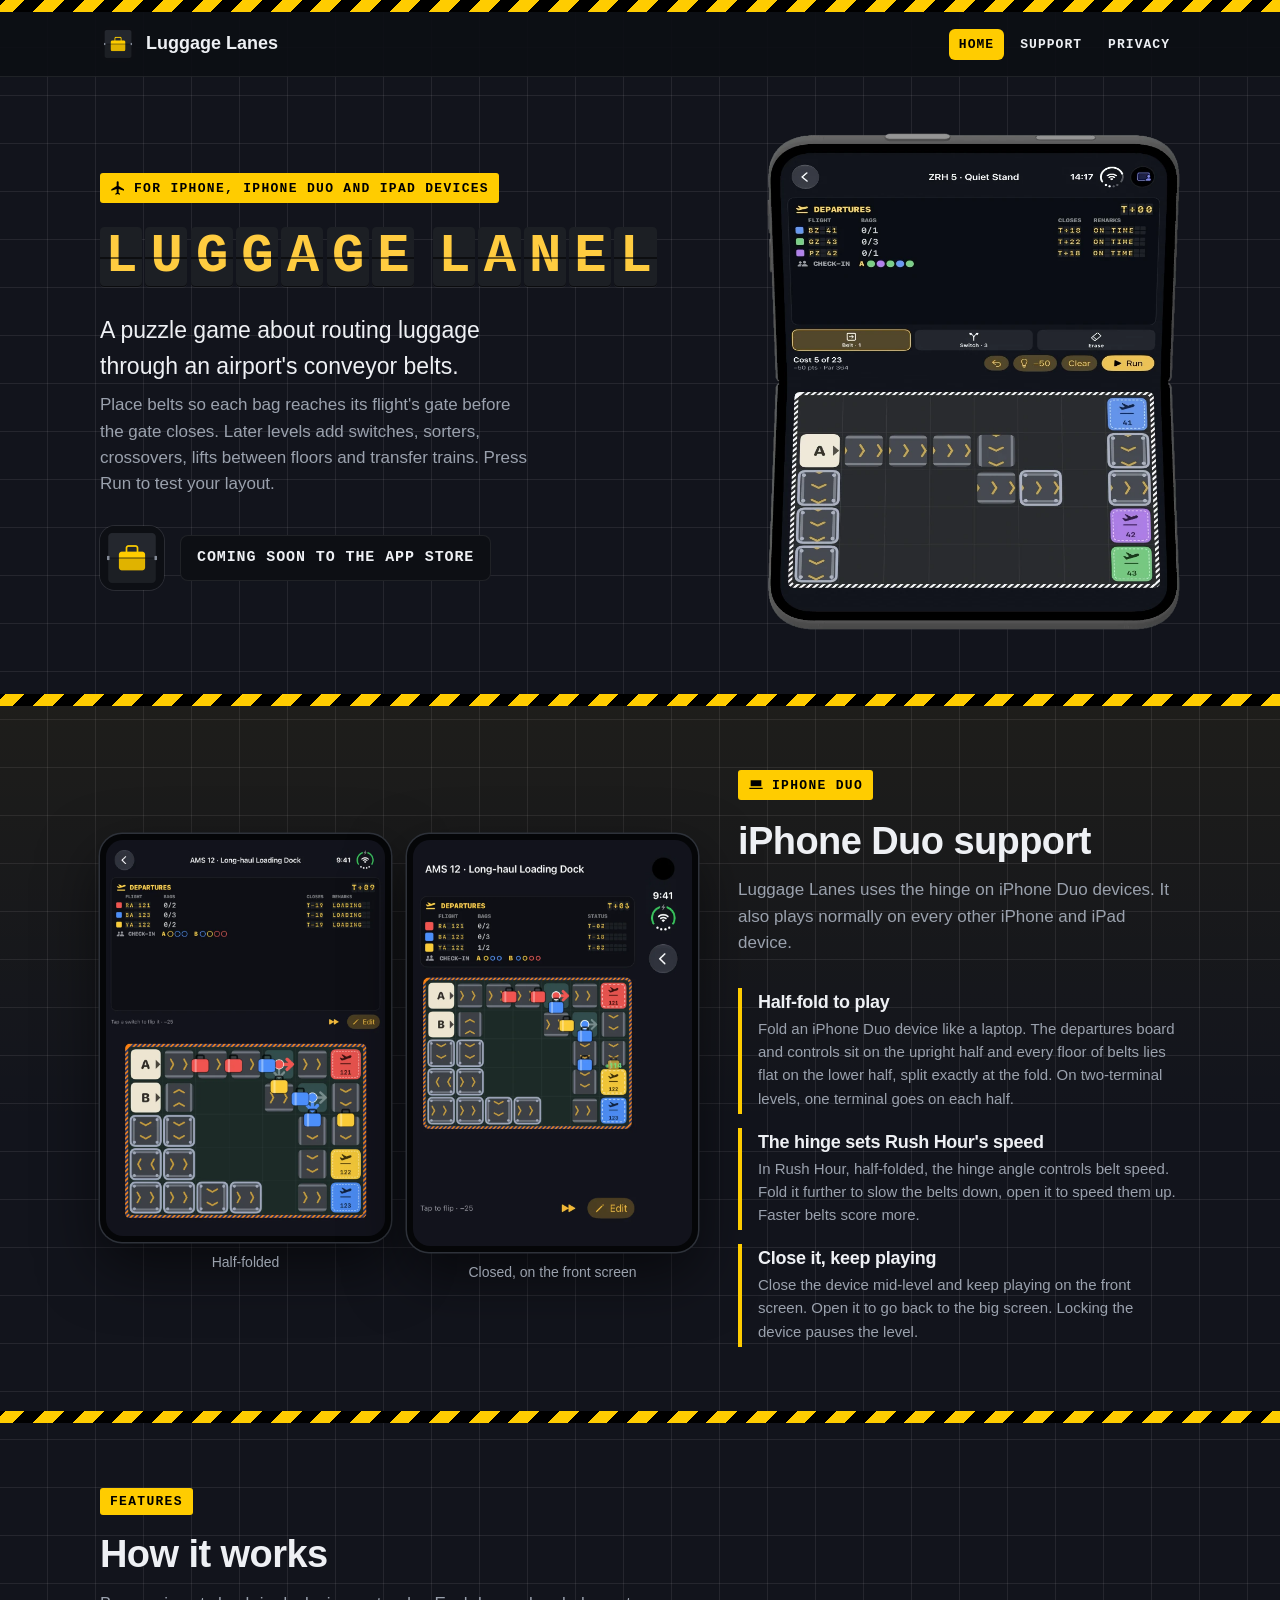
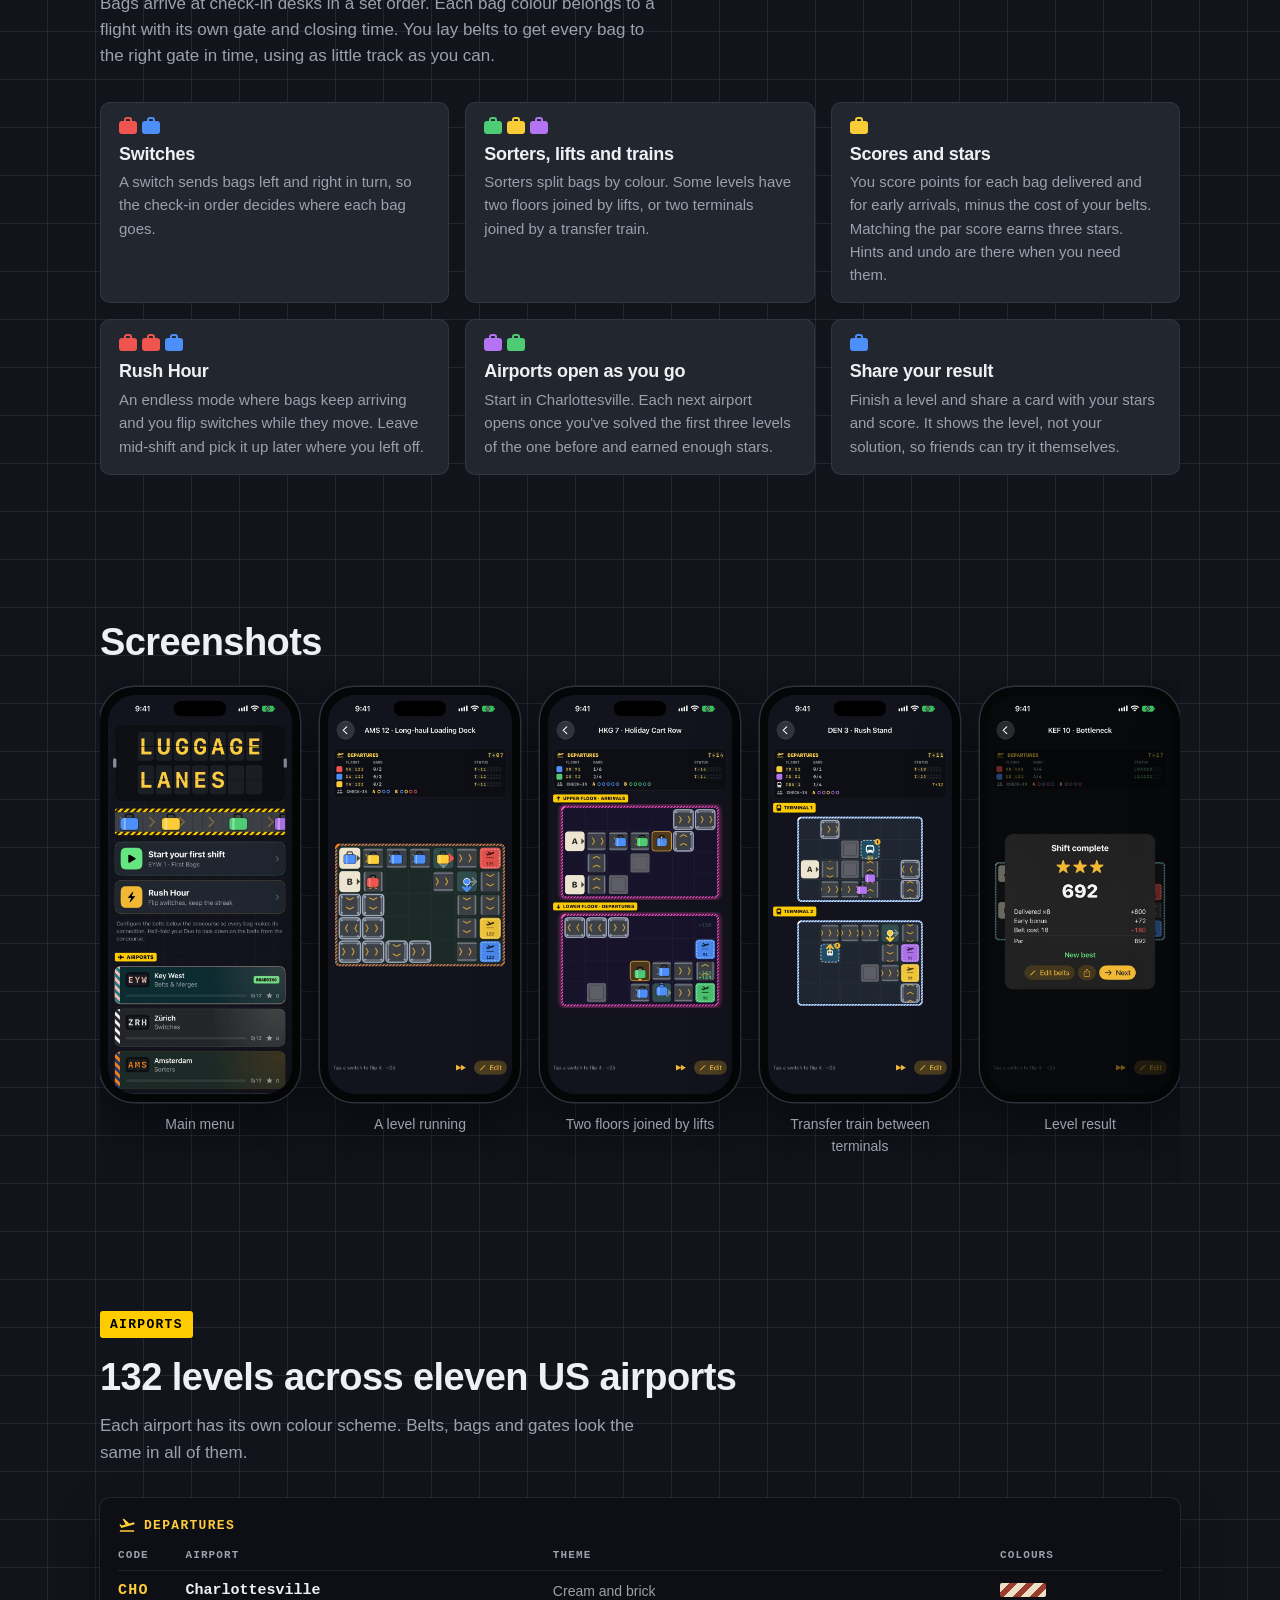
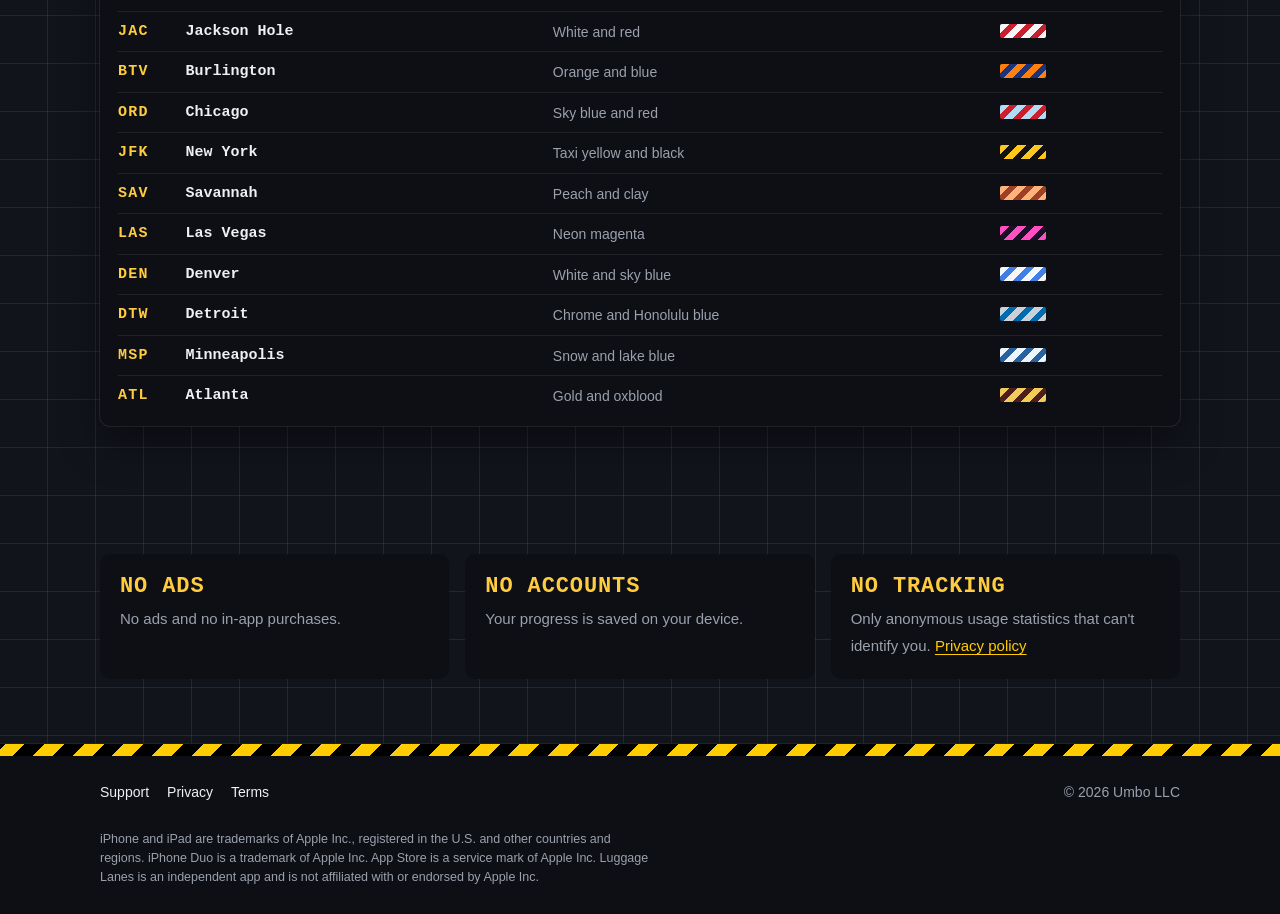
<file: index.html>
<!doctype html>
<html lang="en">
<head>
<meta charset="utf-8">
<meta name="viewport" content="width=device-width, initial-scale=1">
<title>Luggage Lanes: a baggage-routing puzzle for iPhone and iPad</title>
<meta name="description" content="A baggage-routing puzzle game for iPhone, iPhone Duo and iPad: lay conveyor belts to get each bag to its flight. 132 levels across eleven US airports, plus an endless Rush Hour mode.">
<meta name="theme-color" content="#0d0f14">
<meta property="og:title" content="Luggage Lanes">
<meta property="og:description" content="A baggage-routing puzzle game for iPhone, iPhone Duo and iPad. 132 levels across eleven US airports.">
<meta property="og:type" content="website">
<meta property="og:image" content="assets/icon.png">
<link rel="icon" type="image/png" href="favicon.png">
<link rel="apple-touch-icon" href="apple-touch-icon.png">
<link rel="stylesheet" href="assets/style.css">
</head>
<body>
<div class="safety" aria-hidden="true"></div>
<header class="top">
  <div class="wrap">
    <a class="brand" href="./"><img src="assets/icon.png" alt="" width="36" height="36">Luggage Lanes</a>
    <nav class="nav" aria-label="Site">
      <a href="./" aria-current="page">Home</a>
      <a href="support/">Support</a>
      <a href="privacy/">Privacy</a>
    </nav>
  </div>
</header>

<main>
  <section class="hero">
    <div class="wrap hero-grid">
      <div>
        <span class="sign"><svg viewBox="0 0 24 24" fill="currentColor" aria-hidden="true"><path d="M21 16v-2l-8-5V3.5a1.5 1.5 0 0 0-3 0V9l-8 5v2l8-2.5V19l-2 1.5V22l3.5-1 3.5 1v-1.5L13 19v-5.5z"/></svg>For iPhone, iPhone Duo and iPad devices</span>
        <h1 aria-label="Luggage Lanes">
          <span class="flaps" data-flap="LUGGAGE LANES" aria-hidden="true"></span>
        </h1>
        <p class="lede">A puzzle game about routing luggage through an airport's conveyor belts.</p>
        <p class="sub">Place belts so each bag reaches its flight's gate before the gate closes. Later levels add switches, sorters, crossovers, lifts between floors and transfer trains. Press Run to test your layout.</p>
        <div class="cta-row">
          <img class="app-icon" src="assets/icon.png" width="64" height="64" alt="Luggage Lanes app icon">
          <span class="coming">Coming soon to the App Store</span>
        </div>
      </div>
      <div class="hero-duo">
        <img src="assets/shots/duo-hero.webp" width="773" height="931" alt="An iPhone Duo device half-folded like a laptop, playing Zürich level 5: the departures board on the upright half and the belts on the lower half.">
      </div>
    </div>
  </section>

  <div class="safety" aria-hidden="true"></div>

  <section class="duo">
    <div class="wrap duo-grid">
      <div class="duo-shots">
        <figure><div class="phone duo-phone"><img src="assets/shots/duo-half.webp" width="900" height="1279" alt="An iPhone Duo device half-folded, playing Amsterdam level 12: the departures board fills the upright half and the belts the flat half."></div><figcaption>Half-folded</figcaption></figure>
        <figure><div class="phone duo-phone"><img src="assets/shots/duo-front.webp" width="900" height="1309" loading="lazy" alt="The same level on the front screen of the closed device."></div><figcaption>Closed, on the front screen</figcaption></figure>
      </div>
      <div>
        <span class="sign"><svg viewBox="0 0 24 24" fill="currentColor" aria-hidden="true"><path d="M4 5h16v9H4zm-2 11h20v2H2z"/></svg>iPhone Duo</span>
        <h2>iPhone Duo support</h2>
        <p class="section-intro">Luggage Lanes uses the hinge on iPhone Duo devices. It also plays normally on every other iPhone and iPad device.</p>
        <ul class="duo-list">
          <li>
            <h3>Half-fold to play</h3>
            <p>Fold an iPhone Duo device like a laptop. The departures board and controls sit on the upright half and every floor of belts lies flat on the lower half, split exactly at the fold. On two-terminal levels, one terminal goes on each half.</p>
          </li>
          <li>
            <h3>The hinge sets Rush Hour's speed</h3>
            <p>In Rush Hour, half-folded, the hinge angle controls belt speed. Fold it further to slow the belts down, open it to speed them up. Faster belts score more.</p>
          </li>
          <li>
            <h3>Close it, keep playing</h3>
            <p>Close the device mid-level and keep playing on the front screen. Open it to go back to the big screen. Locking the device pauses the level.</p>
          </li>
        </ul>
      </div>
    </div>
  </section>

  <div class="safety" aria-hidden="true"></div>

  <section>
    <div class="wrap">
      <span class="sign">Features</span>
      <h2>How it works</h2>
      <p class="section-intro">Bags arrive at check-in desks in a set order. Each bag colour belongs to a flight with its own gate and closing time. You lay belts to get every bag to the right gate in time, using as little track as you can.</p>
      <ul class="features">
        <li>
          <div class="bags" aria-hidden="true"><i class="bag" style="--c:var(--red)"></i><i class="bag" style="--c:var(--blue)"></i></div>
          <h3>Switches</h3>
          <p>A switch sends bags left and right in turn, so the check-in order decides where each bag goes.</p>
        </li>
        <li>
          <div class="bags" aria-hidden="true"><i class="bag" style="--c:var(--green)"></i><i class="bag" style="--c:var(--yellow)"></i><i class="bag" style="--c:var(--purple)"></i></div>
          <h3>Sorters, lifts and trains</h3>
          <p>Sorters split bags by colour. Some levels have two floors joined by lifts, or two terminals joined by a transfer train.</p>
        </li>
        <li>
          <div class="bags" aria-hidden="true"><i class="bag" style="--c:var(--yellow)"></i></div>
          <h3>Scores and stars</h3>
          <p>You score points for each bag delivered and for early arrivals, minus the cost of your belts. Matching the par score earns three stars. Hints and undo are there when you need them.</p>
        </li>
        <li>
          <div class="bags" aria-hidden="true"><i class="bag" style="--c:var(--red)"></i><i class="bag" style="--c:var(--red)"></i><i class="bag" style="--c:var(--blue)"></i></div>
          <h3>Rush Hour</h3>
          <p>An endless mode where bags keep arriving and you flip switches while they move. Leave mid-shift and pick it up later where you left off.</p>
        </li>
        <li>
          <div class="bags" aria-hidden="true"><i class="bag" style="--c:var(--purple)"></i><i class="bag" style="--c:var(--green)"></i></div>
          <h3>Airports open as you go</h3>
          <p>Start in Charlottesville. Each next airport opens once you've solved the first three levels of the one before and earned enough stars.</p>
        </li>
        <li>
          <div class="bags" aria-hidden="true"><i class="bag" style="--c:var(--blue)"></i></div>
          <h3>Share your result</h3>
          <p>Finish a level and share a card with your stars and score. It shows the level, not your solution, so friends can try it themselves.</p>
        </li>
      </ul>
    </div>
  </section>

  <section>
    <div class="wrap">
      <h2>Screenshots</h2>
      <div class="shots" tabindex="0" aria-label="Screenshots">
        <figure class="phone-fig"><div class="phone"><img src="assets/shots/menu-progress.webp" width="660" height="1434" loading="lazy" alt="Main menu: airports open one at a time, with what each still needs."></div><figcaption>Main menu</figcaption></figure>
        <figure class="phone-fig"><div class="phone"><img src="assets/shots/shift.webp" width="660" height="1434" loading="lazy" alt="An Amsterdam level running: bags move along the belts under a departures board."></div><figcaption>A level running</figcaption></figure>
        <figure class="phone-fig"><div class="phone"><img src="assets/shots/two-floors.webp" width="660" height="1434" loading="lazy" alt="A Hong Kong level with an upper arrivals floor and a lower departures floor."></div><figcaption>Two floors joined by lifts</figcaption></figure>
        <figure class="phone-fig"><div class="phone"><img src="assets/shots/train.webp" width="660" height="1434" loading="lazy" alt="A Denver level with two terminals linked by a transfer train."></div><figcaption>Transfer train between terminals</figcaption></figure>
        <figure class="phone-fig"><div class="phone"><img src="assets/shots/result.webp" width="660" height="1434" loading="lazy" alt="Shift complete: three stars and a score of 692, matching par."></div><figcaption>Level result</figcaption></figure>
        <figure class="phone-fig"><div class="phone"><img src="assets/shots/rush.webp" width="660" height="1434" loading="lazy" alt="Rush Hour: a score of 200 with a streak of 2 and bags steered by switches."></div><figcaption>Rush Hour</figcaption></figure>
        <figure class="phone-fig"><div class="phone"><img src="assets/shots/share-card.webp" width="540" height="764" loading="lazy" alt="A share card: perfect shift, three stars, 692 points and a challenge to beat it."></div><figcaption>Share card</figcaption></figure>
        <figure class="phone-fig"><div class="phone"><img src="assets/shots/airport.webp" width="660" height="1434" loading="lazy" alt="The London airport level list with thirteen gates."></div><figcaption>Level select</figcaption></figure>
      </div>
    </div>
  </section>

  <section>
    <div class="wrap">
      <span class="sign">Airports</span>
      <h2>132 levels across eleven US airports</h2>
      <p class="section-intro">Each airport has its own colour scheme. Belts, bags and gates look the same in all of them.</p>
      <div class="board">
        <div class="board-head">
          <svg viewBox="0 0 24 24" fill="currentColor" aria-hidden="true"><path d="M2.5 19h19v2h-19zM22.07 9.64a1.5 1.5 0 0 0-1.84-1.06L14.92 10 8 3.57l-1.93.51 4.14 7.17-4.97 1.33-1.97-1.54-1.45.39 2.59 4.49 16.6-4.45a1.5 1.5 0 0 0 1.06-1.83z"/></svg>
          DEPARTURES
        </div>
        <table>
          <thead><tr><th>Code</th><th>Airport</th><th class="idea-col">Theme</th><th>Colours</th></tr></thead>
          <tbody>
            <tr><td class="code">CHO</td><td>Charlottesville</td><td class="idea idea-col">Cream and brick</td><td><span class="edge" style="--e:#ede0c7;--s:#993d2e"></span></td></tr>
            <tr><td class="code">JAC</td><td>Jackson Hole</td><td class="idea idea-col">White and red</td><td><span class="edge" style="--e:#f5f5f5;--s:#c71f2e"></span></td></tr>
            <tr><td class="code">BTV</td><td>Burlington</td><td class="idea idea-col">Orange and blue</td><td><span class="edge" style="--e:#ff800d;--s:#1a337a"></span></td></tr>
            <tr><td class="code">ORD</td><td>Chicago</td><td class="idea idea-col">Sky blue and red</td><td><span class="edge" style="--e:#b2dbf5;--s:#cc1f2e"></span></td></tr>
            <tr><td class="code">JFK</td><td>New York</td><td class="idea idea-col">Taxi yellow and black</td><td><span class="edge" style="--e:#ffc71a;--s:#121214"></span></td></tr>
            <tr><td class="code">SAV</td><td>Savannah</td><td class="idea idea-col">Peach and clay</td><td><span class="edge" style="--e:#ffb27a;--s:#9e4026"></span></td></tr>
            <tr><td class="code">LAS</td><td>Las Vegas</td><td class="idea idea-col">Neon magenta</td><td><span class="edge" style="--e:#ff4fc2;--s:#1a0f26"></span></td></tr>
            <tr><td class="code">DEN</td><td>Denver</td><td class="idea idea-col">White and sky blue</td><td><span class="edge" style="--e:#f7f7fa;--s:#4080e6"></span></td></tr>
            <tr><td class="code">DTW</td><td>Detroit</td><td class="idea idea-col">Chrome and Honolulu blue</td><td><span class="edge" style="--e:#ccd1d9;--s:#006bad"></span></td></tr>
            <tr><td class="code">MSP</td><td>Minneapolis</td><td class="idea idea-col">Snow and lake blue</td><td><span class="edge" style="--e:#edf5fc;--s:#29619e"></span></td></tr>
            <tr><td class="code">ATL</td><td>Atlanta</td><td class="idea idea-col">Gold and oxblood</td><td><span class="edge" style="--e:#f2cc59;--s:#4c1f1a"></span></td></tr>
          </tbody>
        </table>
      </div>
    </div>
  </section>

  <section>
    <div class="wrap">
      <div class="promise">
        <div><strong>NO ADS</strong><span>No ads and no in-app purchases.</span></div>
        <div><strong>NO ACCOUNTS</strong><span>Your progress is saved on your device.</span></div>
        <div><strong>NO TRACKING</strong><span>Only anonymous usage statistics that can't identify you. <a href="privacy/">Privacy policy</a></span></div>
      </div>
    </div>
  </section>
</main>

<footer>
  <div class="safety" aria-hidden="true"></div>
  <div class="wrap">
    <nav aria-label="Footer">
      <a href="support/">Support</a>
      <a href="privacy/">Privacy</a>
      <a href="terms/">Terms</a>
    </nav>
    <span class="copy">© 2026 Umbo LLC</span>
  </div>
  <div class="wrap legal">
    <p>iPhone and iPad are trademarks of Apple Inc., registered in the U.S. and other countries and regions. iPhone Duo is a trademark of Apple Inc. App Store is a service mark of Apple Inc. Luggage Lanes is an independent app and is not affiliated with or endorsed by Apple Inc.</p>
  </div>
</footer>
<script src="assets/flaps.js" defer></script>
</body>
</html>
</file>
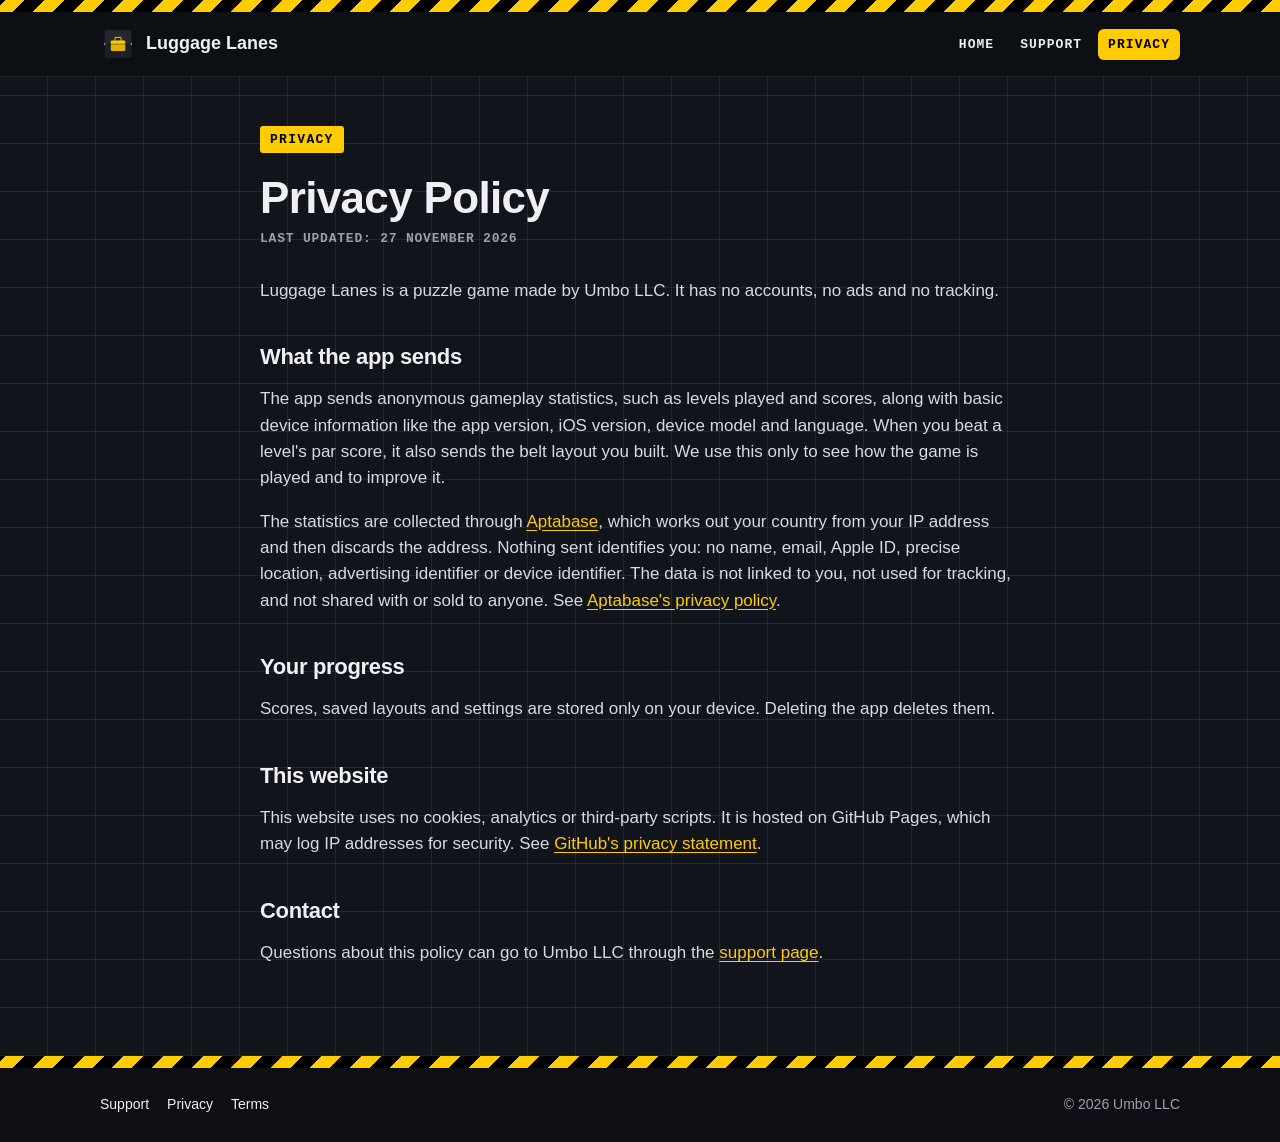
<file: privacy/index.html>
<!doctype html>
<html lang="en">
<head>
<meta charset="utf-8">
<meta name="viewport" content="width=device-width, initial-scale=1">
<title>Privacy Policy · Luggage Lanes</title>
<meta name="description" content="How Luggage Lanes handles your data: no accounts, no tracking, anonymous usage statistics only.">
<meta name="theme-color" content="#0d0f14">
<meta property="og:title" content="Luggage Lanes">
<meta property="og:description" content="A baggage-routing puzzle game for iPhone and iPad. 132 levels across eleven US airports.">
<meta property="og:type" content="website">
<meta property="og:image" content="../assets/icon.png">
<link rel="icon" type="image/png" href="../favicon.png">
<link rel="apple-touch-icon" href="../apple-touch-icon.png">
<link rel="stylesheet" href="../assets/style.css">
</head>
<body>
<div class="safety" aria-hidden="true"></div>
<header class="top">
  <div class="wrap">
    <a class="brand" href="../"><img src="../assets/icon.png" alt="" width="36" height="36">Luggage Lanes</a>
    <nav class="nav" aria-label="Site">
      <a href="../">Home</a>
      <a href="../support/">Support</a>
      <a href="../privacy/" aria-current="page">Privacy</a>
    </nav>
  </div>
</header>

<main class="doc">
  <div class="wrap">
    <span class="sign">Privacy</span>
    <h1>Privacy Policy</h1>
    <p class="updated">Last updated: 27 November 2026</p>

    <p>Luggage Lanes is a puzzle game made by Umbo LLC. It has no accounts, no ads and no tracking.</p>

    <h2>What the app sends</h2>
    <p>The app sends anonymous gameplay statistics, such as levels played and scores, along with basic device information like the app version, iOS version, device model and language. When you beat a level's par score, it also sends the belt layout you built. We use this only to see how the game is played and to improve it.</p>
    <p>The statistics are collected through <a href="https://aptabase.com">Aptabase</a>, which works out your country from your IP address and then discards the address. Nothing sent identifies you: no name, email, Apple ID, precise location, advertising identifier or device identifier. The data is not linked to you, not used for tracking, and not shared with or sold to anyone. See <a href="https://aptabase.com/legal/privacy">Aptabase's privacy policy</a>.</p>

    <h2>Your progress</h2>
    <p>Scores, saved layouts and settings are stored only on your device. Deleting the app deletes them.</p>

    <h2>This website</h2>
    <p>This website uses no cookies, analytics or third-party scripts. It is hosted on GitHub Pages, which may log IP addresses for security. See <a href="https://docs.github.com/en/site-policy/privacy-policies/github-general-privacy-statement">GitHub's privacy statement</a>.</p>

    <h2>Contact</h2>
    <p>Questions about this policy can go to Umbo LLC through the <a href="../support/">support page</a>.</p>
  </div>
</main>

<footer>
  <div class="safety" aria-hidden="true"></div>
  <div class="wrap">
    <nav aria-label="Footer">
      <a href="../support/">Support</a>
      <a href="../privacy/">Privacy</a>
      <a href="../terms/">Terms</a>
    </nav>
    <span class="copy">© 2026 Umbo LLC</span>
  </div>
</footer>
</body>
</html>
</file>
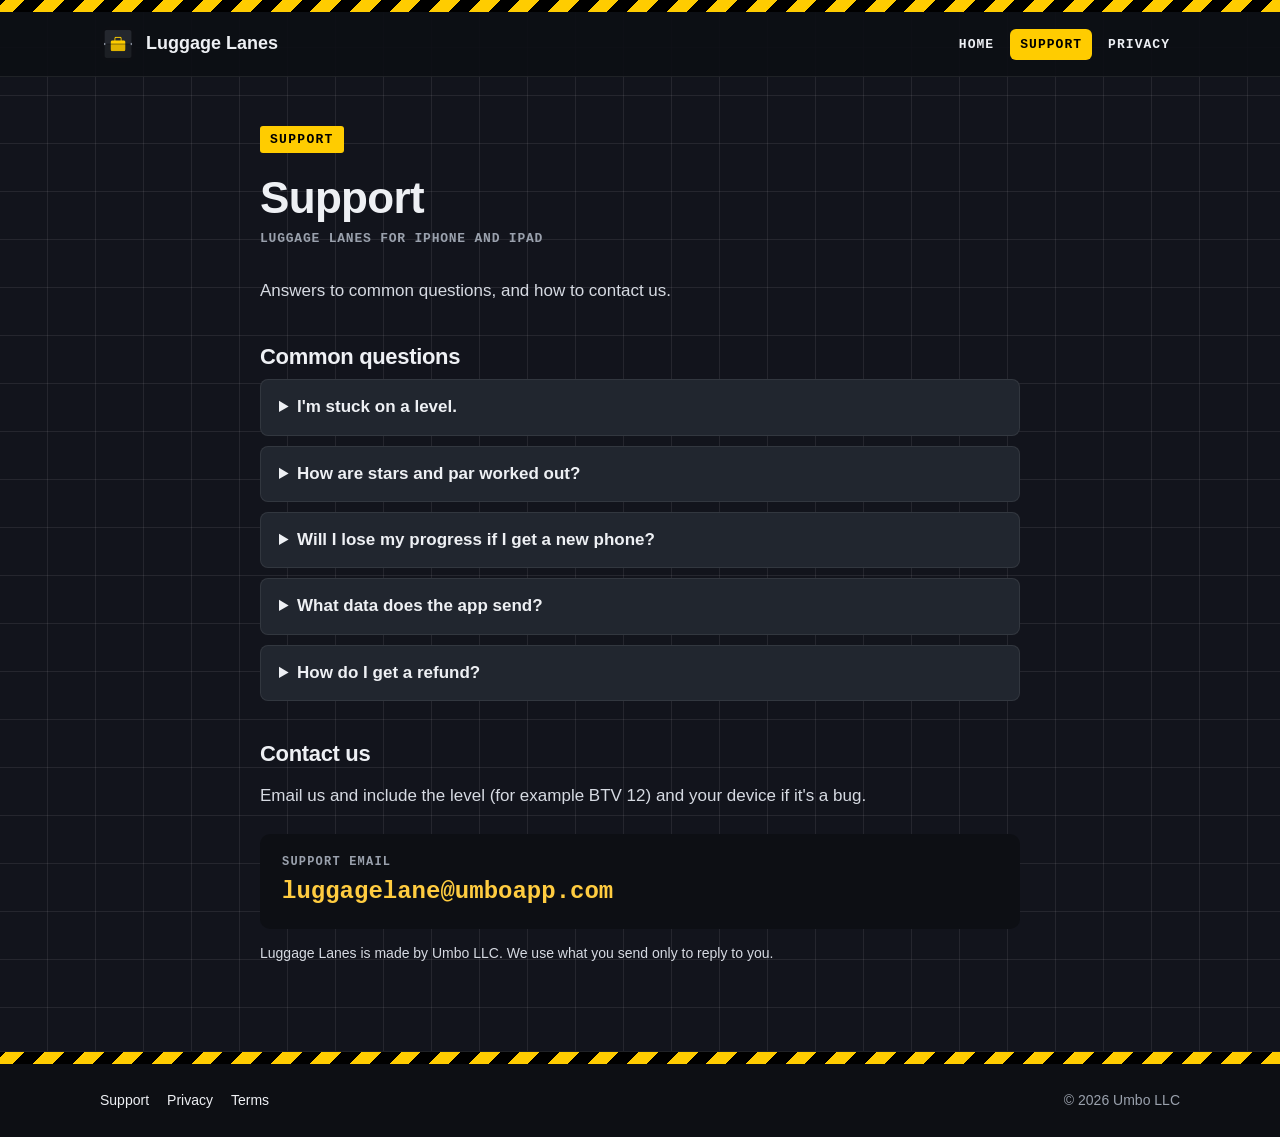
<file: support/index.html>
<!doctype html>
<html lang="en">
<head>
<meta charset="utf-8">
<meta name="viewport" content="width=device-width, initial-scale=1">
<title>Support · Luggage Lanes</title>
<meta name="description" content="Help with Luggage Lanes, the baggage-routing puzzle game, and how to contact Umbo LLC.">
<meta name="theme-color" content="#0d0f14">
<meta property="og:title" content="Luggage Lanes">
<meta property="og:description" content="A baggage-routing puzzle game for iPhone and iPad. 132 levels across eleven US airports.">
<meta property="og:type" content="website">
<meta property="og:image" content="../assets/icon.png">
<link rel="icon" type="image/png" href="../favicon.png">
<link rel="apple-touch-icon" href="../apple-touch-icon.png">
<link rel="stylesheet" href="../assets/style.css">
</head>
<body>
<div class="safety" aria-hidden="true"></div>
<header class="top">
  <div class="wrap">
    <a class="brand" href="../"><img src="../assets/icon.png" alt="" width="36" height="36">Luggage Lanes</a>
    <nav class="nav" aria-label="Site">
      <a href="../">Home</a>
      <a href="../support/" aria-current="page">Support</a>
      <a href="../privacy/">Privacy</a>
    </nav>
  </div>
</header>

<main class="doc">
  <div class="wrap">
    <span class="sign">Support</span>
    <h1>Support</h1>
    <p class="updated">Luggage Lanes for iPhone and iPad</p>
    <p>Answers to common questions, and how to contact us.</p>

    <h2>Common questions</h2>
    <details>
      <summary>I'm stuck on a level.</summary>
      <p>Tap the hint button on the level. The check-in row on the departures board shows the order bags arrive in, and switches alternate bag by bag, so that order decides where each bag goes. Undo reverses your last change.</p>
    </details>
    <details>
      <summary>How are stars and par worked out?</summary>
      <p>You score points for every bag delivered and every tick it arrives early, minus the cost of the belts you laid. Par is the designer's best score. Match it for three stars.</p>
    </details>
    <details>
      <summary>Will I lose my progress if I get a new phone?</summary>
      <p>Progress is stored on your device. It moves to a new iPhone or iPad when you restore from an iCloud or computer backup. Deleting the app deletes it.</p>
    </details>
    <details>
      <summary>What data does the app send?</summary>
      <p>Anonymous gameplay statistics, such as levels started and completed, that can't identify you. The <a href="../privacy/">privacy policy</a> lists exactly what is sent.</p>
    </details>
    <details>
      <summary>How do I get a refund?</summary>
      <p>Purchases are handled by Apple. Request a refund at <a href="https://reportaproblem.apple.com">reportaproblem.apple.com</a>.</p>
    </details>

    <h2 id="contact">Contact us</h2>
    <p>Email us and include the level (for example BTV 12) and your device if it's a bug.</p>
    <div class="contact-card">
      <div class="label">Support email</div>
      <p class="email" data-user="luggagelane" data-domain="umboapp.com"><span class="email-text">Turn on JavaScript to see the address.</span></p>
    </div>
    <p class="fine">Luggage Lanes is made by Umbo LLC. We use what you send only to reply to you.</p>
  </div>
</main>

<footer>
  <div class="safety" aria-hidden="true"></div>
  <div class="wrap">
    <nav aria-label="Footer">
      <a href="../support/">Support</a>
      <a href="../privacy/">Privacy</a>
      <a href="../terms/">Terms</a>
    </nav>
    <span class="copy">© 2026 Umbo LLC</span>
  </div>
</footer>
<script src="../assets/contact.js" defer></script>
</body>
</html>
</file>
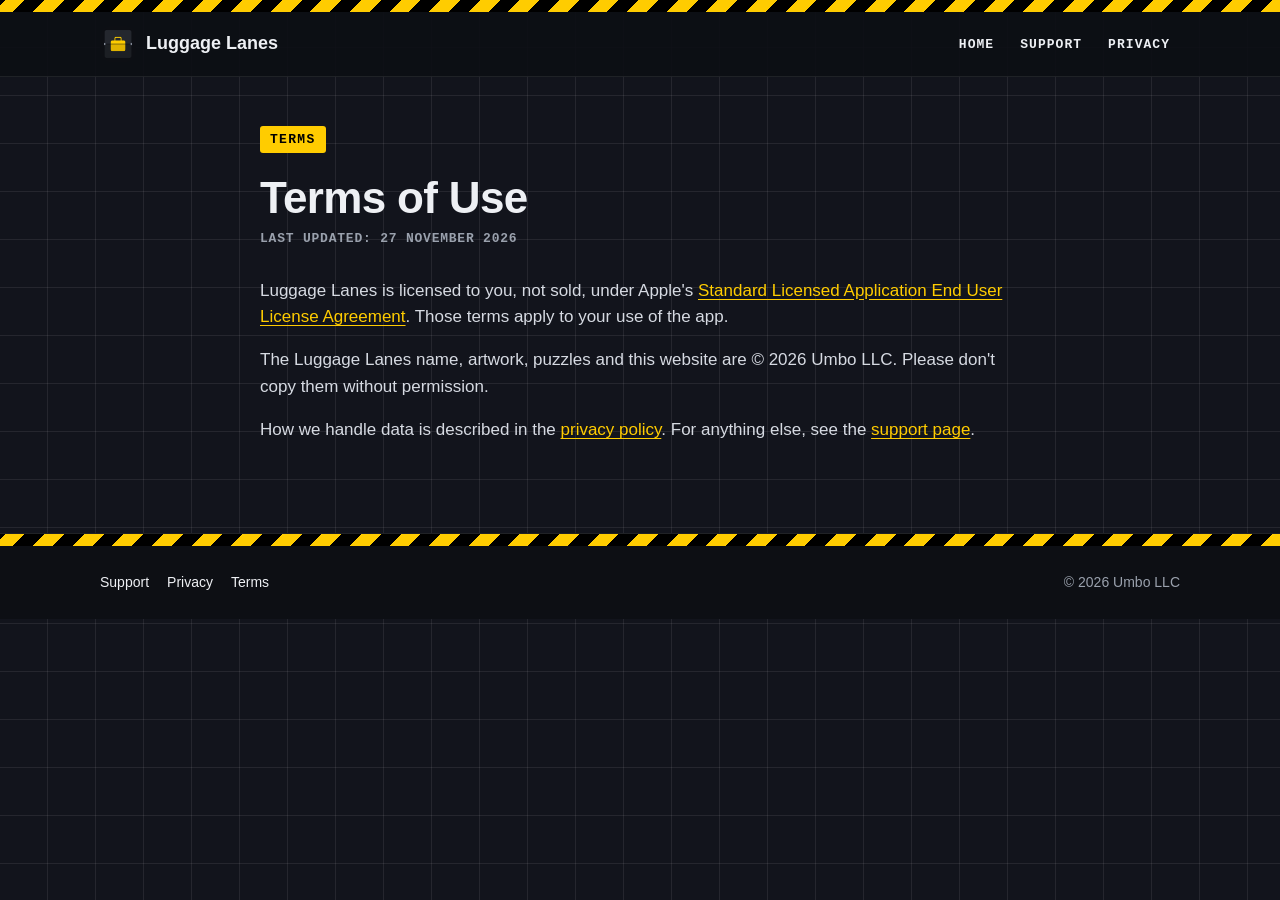
<file: terms/index.html>
<!doctype html>
<html lang="en">
<head>
<meta charset="utf-8">
<meta name="viewport" content="width=device-width, initial-scale=1">
<title>Terms of Use · Luggage Lanes</title>
<meta name="description" content="Terms of use for Luggage Lanes.">
<meta name="theme-color" content="#0d0f14">
<meta property="og:title" content="Luggage Lanes">
<meta property="og:description" content="A baggage-routing puzzle game for iPhone and iPad. 132 levels across eleven US airports.">
<meta property="og:type" content="website">
<meta property="og:image" content="../assets/icon.png">
<link rel="icon" type="image/png" href="../favicon.png">
<link rel="apple-touch-icon" href="../apple-touch-icon.png">
<link rel="stylesheet" href="../assets/style.css">
</head>
<body>
<div class="safety" aria-hidden="true"></div>
<header class="top">
  <div class="wrap">
    <a class="brand" href="../"><img src="../assets/icon.png" alt="" width="36" height="36">Luggage Lanes</a>
    <nav class="nav" aria-label="Site">
      <a href="../">Home</a>
      <a href="../support/">Support</a>
      <a href="../privacy/">Privacy</a>
    </nav>
  </div>
</header>

<main class="doc">
  <div class="wrap">
    <span class="sign">Terms</span>
    <h1>Terms of Use</h1>
    <p class="updated">Last updated: 27 November 2026</p>
    <p>Luggage Lanes is licensed to you, not sold, under Apple's <a href="https://www.apple.com/legal/internet-services/itunes/dev/stdeula/">Standard Licensed Application End User License Agreement</a>. Those terms apply to your use of the app.</p>
    <p>The Luggage Lanes name, artwork, puzzles and this website are © 2026 Umbo LLC. Please don't copy them without permission.</p>
    <p>How we handle data is described in the <a href="../privacy/">privacy policy</a>. For anything else, see the <a href="../support/">support page</a>.</p>
  </div>
</main>

<footer>
  <div class="safety" aria-hidden="true"></div>
  <div class="wrap">
    <nav aria-label="Footer">
      <a href="../support/">Support</a>
      <a href="../privacy/">Privacy</a>
      <a href="../terms/">Terms</a>
    </nav>
    <span class="copy">© 2026 Umbo LLC</span>
  </div>
</footer>
</body>
</html>
</file>
<file: assets/style.css>
:root {
  --bg: #12141c;
  --floor: #21262f;
  --board: #0d0f14;
  --flap: #1c1f24;
  --flap-text: #ffcc40;
  --sign: #ffcc00;
  --text: #eef0f4;
  --muted: #9aa1ad;
  --rule: rgba(255, 255, 255, 0.08);
  --good: #66e680;
  --red: #f0544f;
  --blue: #4d8ffa;
  --green: #4dcc73;
  --yellow: #facc38;
  --purple: #b373f2;
  --mono: ui-monospace, "SF Mono", SFMono-Regular, Menlo, Consolas, "Liberation Mono", monospace;
  --sans: -apple-system, BlinkMacSystemFont, "SF Pro Text", "Segoe UI", Roboto, Helvetica, Arial, sans-serif;
  color-scheme: dark;
}

* { box-sizing: border-box; }
html { -webkit-text-size-adjust: 100%; }
body {
  margin: 0;
  background: var(--bg);
  color: var(--text);
  font: 17px/1.55 var(--sans);
  background-image:
    linear-gradient(var(--rule) 1px, transparent 1px),
    linear-gradient(90deg, var(--rule) 1px, transparent 1px);
  background-size: 48px 48px;
  background-position: -1px -1px;
}
img { max-width: 100%; display: block; }
a { color: var(--sign); text-underline-offset: 3px; }
a:hover { color: #fff; }
:focus-visible { outline: 3px solid var(--sign); outline-offset: 3px; border-radius: 4px; }

.wrap { width: min(1080px, 100% - 32px); margin-inline: auto; }

.safety {
  height: 12px;
  background: repeating-linear-gradient(-45deg, var(--sign) 0 14px, #000 14px 28px);
}
.safety-box {
  border: 8px solid transparent;
  border-image: repeating-linear-gradient(-45deg, var(--sign) 0 10px, #000 10px 20px) 8;
}

.top { background: rgba(13, 15, 20, 0.92); border-bottom: 1px solid var(--rule); }
.top .wrap { display: flex; align-items: center; gap: 16px; min-height: 64px; flex-wrap: wrap; padding-block: 8px; }
.brand { display: flex; align-items: center; gap: 10px; color: var(--text); text-decoration: none; font-weight: 700; font-size: 18px; }
.brand img { width: 36px; height: 36px; border-radius: 9px; }
.nav { margin-left: auto; display: flex; gap: 6px; flex-wrap: wrap; }
.nav a {
  color: var(--text); text-decoration: none; font: 600 13px/1 var(--mono);
  letter-spacing: 0.08em; text-transform: uppercase; padding: 9px 10px; border-radius: 6px;
}
.nav a:hover, .nav a[aria-current="page"] { background: var(--sign); color: #000; }

.sign {
  display: inline-flex; align-items: center; gap: 8px;
  background: var(--sign); color: #000; font: 800 13px/1 var(--mono);
  letter-spacing: 0.1em; text-transform: uppercase; padding: 7px 10px; border-radius: 3px;
}
.sign svg { width: 16px; height: 16px; }

.flaps { display: flex; flex-wrap: wrap; column-gap: 0.35em; row-gap: 0.18em; }
.flap-word { display: inline-flex; gap: 0.06em; }
.flap {
  position: relative; display: inline-grid; place-items: center;
  width: 0.78em; height: 1.12em; font: 800 1em/1 var(--mono);
  background: var(--flap); color: var(--flap-text); border-radius: 0.08em;
  box-shadow: inset 0 -1px 0 rgba(0,0,0,0.6), 0 1px 0 rgba(255,255,255,0.04);
}
.flap::after {  content: ""; position: absolute; left: 0; right: 0; top: 50%; height: 2px;
  background: rgba(0, 0, 0, 0.55);
}
.flap.flip { animation: flip 90ms linear; }
@keyframes flip { 50% { transform: scaleY(0.1); } }

.hero { padding: 56px 0 64px; }
.hero-grid { display: grid; grid-template-columns: 1.2fr 0.8fr; gap: 48px; align-items: center; }
.hero h1 { margin: 22px 0 0; font-size: clamp(34px, 9vw, 54px); }
.hero .lede { font-size: clamp(19px, 2.4vw, 23px); color: var(--text); margin: 26px 0 8px; max-width: 34ch; }
.hero .sub { color: var(--muted); margin: 0 0 28px; max-width: 46ch; }
.hero-phone { justify-self: center; width: min(320px, 100%); }
.hero-duo { justify-self: center; width: min(430px, 100%); }
.hero-duo img { width: 100%; height: auto; display: block; }
.coming { color: var(--text); font: 700 15px/1.3 var(--mono); letter-spacing: 0.06em; text-transform: uppercase; padding: 12px 16px; border: 1px solid var(--rule); border-radius: 8px; background: var(--board); }
.cta-row { display: flex; align-items: center; gap: 16px; flex-wrap: wrap; }
.cta-note { color: var(--muted); font: 600 13px/1.3 var(--mono); text-transform: uppercase; letter-spacing: 0.06em; }

.phone {
  border-radius: 34px; padding: 8px; background: #050608;
  box-shadow: 0 0 0 1.5px #2e323a, 0 24px 60px rgba(0, 0, 0, 0.55);
}
.phone img { border-radius: 27px; width: 100%; height: auto; }

.board {
  background: var(--board); border-radius: 10px; padding: 18px 18px 10px;
  box-shadow: 0 0 0 1px var(--rule), 0 18px 40px rgba(0, 0, 0, 0.4);
}
.board-head {
  display: flex; align-items: center; gap: 8px; color: var(--flap-text);
  font: 800 13px/1 var(--mono); letter-spacing: 0.1em; margin-bottom: 14px;
}
.board-head svg { width: 18px; height: 18px; }
.board-head .clock { margin-left: auto; }
.board table { width: 100%; border-collapse: collapse; font: 600 15px/1.3 var(--mono); }
.board th {
  text-align: left; color: var(--muted); font-size: 11px; letter-spacing: 0.1em;
  font-weight: 700; padding: 0 10px 8px 0; text-transform: uppercase;
}
.board td { padding: 10px 10px 10px 0; border-top: 1px solid var(--rule); vertical-align: middle; }
.board td.code { color: var(--flap-text); font-weight: 800; letter-spacing: 0.08em; width: 4.5em; }
.board td.status { color: var(--good); text-align: right; text-transform: uppercase; font-size: 13px; letter-spacing: 0.06em; white-space: nowrap; padding-right: 0; }
.board .idea { color: var(--muted); font-family: var(--sans); font-weight: 400; font-size: 14px; }
.edge {
  display: inline-block; width: 46px; height: 14px; border-radius: 2px; vertical-align: middle;
  background: repeating-linear-gradient(-45deg, var(--e) 0 6px, var(--s) 6px 12px);
}

section { padding: 64px 0; }
h1, h2, h3 { line-height: 1.15; letter-spacing: -0.015em; }
h2 { font-size: clamp(26px, 4vw, 38px); margin: 18px 0 14px; }
.section-intro { color: var(--muted); max-width: 60ch; margin: 0 0 32px; }

.features { display: grid; grid-template-columns: repeat(3, 1fr); gap: 16px; margin: 0; padding: 0; list-style: none; }
.features li { background: var(--floor); border-radius: 10px; padding: 18px 18px 16px; border: 1px solid var(--rule); }
.features h3 { margin: 10px 0 6px; font-size: 18px; }
.features p { margin: 0; color: var(--muted); font-size: 15px; }
.bags { display: flex; gap: 5px; }
.bag { width: 18px; height: 13px; border-radius: 3px; background: var(--c); position: relative; }
.bag::before { content: ""; position: absolute; left: 5px; right: 5px; top: -4px; height: 4px; border: 2px solid var(--c); border-bottom: 0; border-radius: 3px 3px 0 0; }

.shots {
  display: grid; grid-auto-flow: column; grid-auto-columns: minmax(200px, 1fr); gap: 20px;
  overflow-x: auto; padding: 8px 4px 24px; scroll-snap-type: x mandatory;
}
.shots figure { margin: 0; scroll-snap-align: start; }
.shots figcaption { margin-top: 12px; color: var(--muted); font-size: 14px; text-align: center; }

.promise { display: grid; grid-template-columns: repeat(3, 1fr); gap: 16px; }
.promise div { padding: 20px; background: var(--board); border-radius: 10px; }
.promise strong { display: block; font: 800 22px/1.2 var(--mono); color: var(--flap-text); letter-spacing: 0.04em; margin-bottom: 6px; }
.promise span { color: var(--muted); font-size: 15px; }

.doc { padding: 48px 0 72px; }
.doc .wrap { max-width: 760px; }
.doc h1 { font-size: clamp(30px, 5vw, 44px); margin: 20px 0 6px; }
.doc .updated { color: var(--muted); font: 600 13px/1.4 var(--mono); text-transform: uppercase; letter-spacing: 0.06em; margin: 0 0 30px; }
.doc h2 { font-size: 22px; margin: 40px 0 10px; }
.doc p, .doc li { color: #d6dae2; }
.doc ul { padding-left: 1.2em; }
.doc li { margin: 4px 0; }
.callout { background: var(--floor); border-left: 4px solid var(--sign); padding: 14px 18px; border-radius: 0 8px 8px 0; margin: 20px 0; }
.callout p { margin: 0; }
.contact-card { background: var(--board); border-radius: 10px; padding: 22px; margin: 24px 0 8px; }
.contact-card .label { color: var(--muted); font: 700 12px/1 var(--mono); letter-spacing: 0.1em; text-transform: uppercase; }
.contact-card .email { margin: 8px 0 0; font: 700 clamp(18px, 4vw, 24px)/1.3 var(--mono); color: var(--flap-text); word-break: break-all; user-select: all; }
details { background: var(--floor); border-radius: 8px; padding: 14px 18px; margin: 10px 0; border: 1px solid var(--rule); }
details summary { cursor: pointer; font-weight: 600; }
details p { margin: 10px 0 0; }

footer { border-top: 1px solid var(--rule); background: var(--board); }
footer .wrap { display: flex; flex-wrap: wrap; gap: 12px 28px; align-items: center; padding-block: 26px; color: var(--muted); font-size: 14px; }
footer nav { display: flex; gap: 18px; flex-wrap: wrap; }
footer a { color: var(--text); text-decoration: none; }
footer a:hover { color: var(--sign); }
footer .copy { margin-left: auto; }

@media (max-width: 860px) {
  .hero-grid { grid-template-columns: 1fr; }
  .hero-phone { width: min(240px, 70%); }
  .hero-duo { width: min(320px, 86%); }
  .features, .promise { grid-template-columns: 1fr; }
  .board td.idea-col { display: none; }
}
@media (max-width: 520px) {
  body { font-size: 16px; }
  .hero { padding-top: 36px; }
  .board { padding: 14px 12px 6px; }
  .board table { font-size: 14px; }
  .edge { width: 30px; }
  .shots { grid-auto-columns: 72%; }
  footer .copy { margin-left: 0; }
}
@media (prefers-reduced-motion: reduce) {
  .flap.flip { animation: none; }
}

.fine { color: var(--muted); font-size: 14px; }

.duo { background: linear-gradient(180deg, rgba(255, 204, 0, 0.05), transparent 60%); overflow-x: clip; }
.duo-grid { display: grid; grid-template-columns: 1.15fr 0.85fr; gap: 40px; align-items: center; }
.duo-shots { display: grid; grid-template-columns: 1fr 1fr; gap: 16px; align-items: start; }
.duo-shots figure { margin: 0; }
.duo-shots figcaption { margin-top: 10px; color: var(--muted); font-size: 14px; text-align: center; }
.duo-phone { border-radius: 22px; padding: 6px; }
.duo-phone img { border-radius: 17px; }
.duo-list { list-style: none; margin: 0; padding: 0; display: grid; gap: 14px; }
.duo-list li { border-left: 4px solid var(--sign); padding: 4px 0 4px 16px; }
.duo-list h3 { margin: 0 0 4px; font-size: 18px; }
.duo-list p { margin: 0; color: var(--muted); font-size: 15px; }
@media (max-width: 860px) {
  .duo-grid { grid-template-columns: 1fr; gap: 24px; }
  .duo-shots { order: 2; }
}

.app-icon { width: 64px; height: 64px; border-radius: 15px; box-shadow: 0 0 0 1px rgba(255, 255, 255, 0.1); }
.legal { padding-block: 0 26px; }
.legal p { margin: 0; color: var(--muted); font-size: 12.5px; max-width: 80ch; }
footer .wrap.legal { display: block; padding-block: 0 26px; }
</file>
